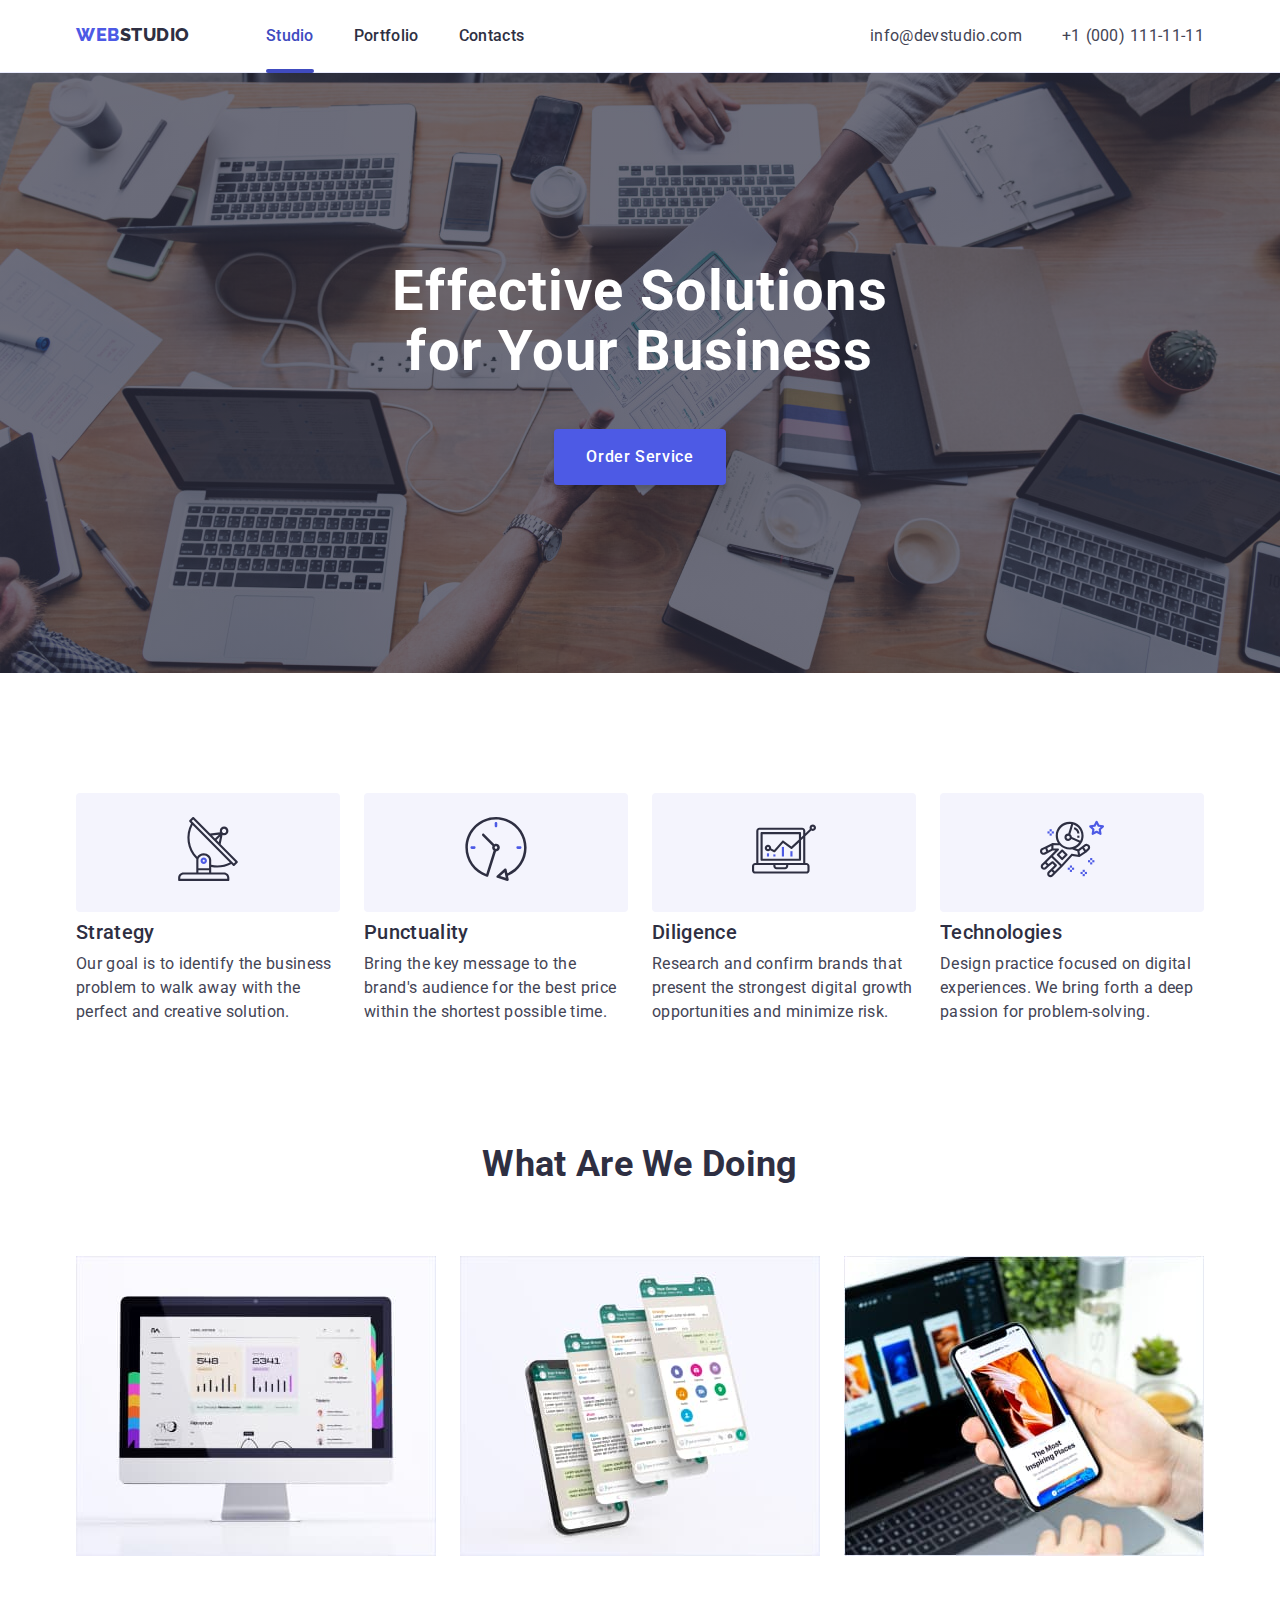
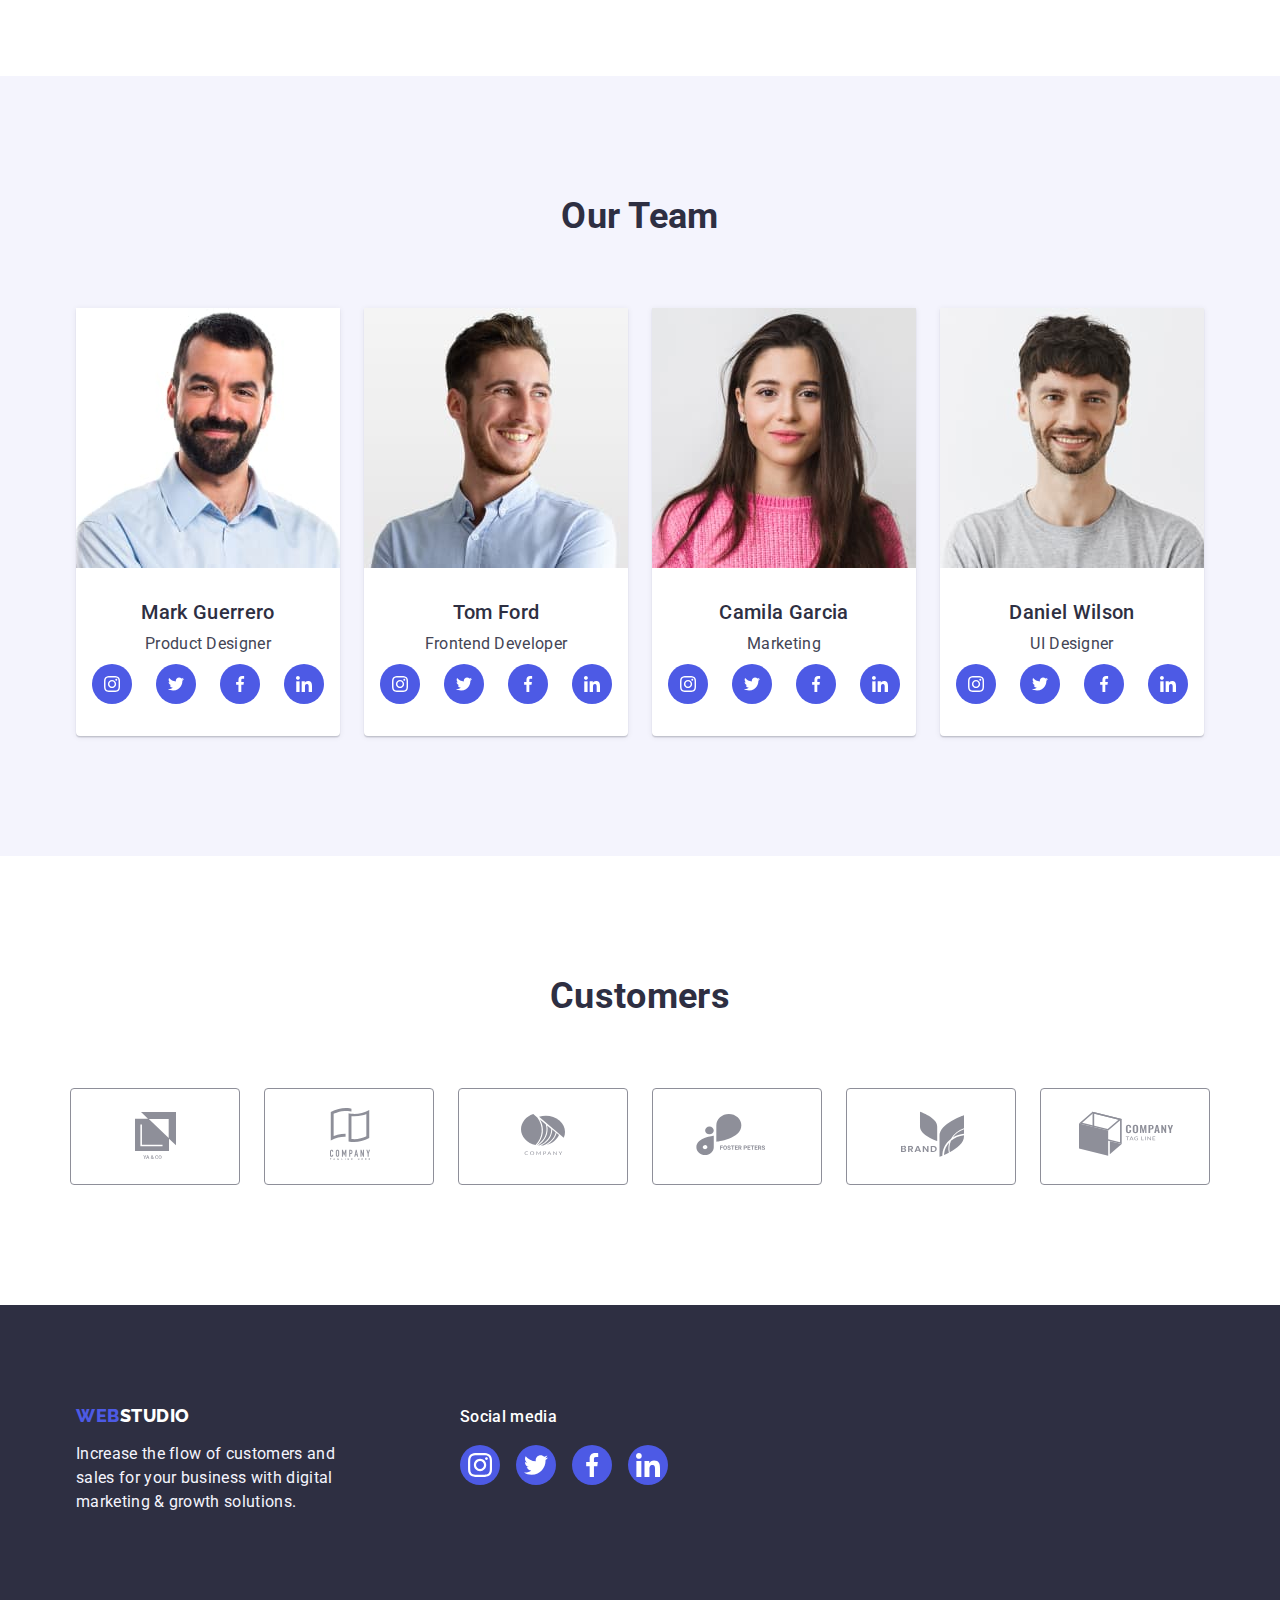
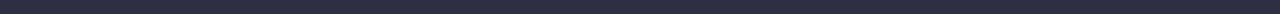
<file: index.html>
<!DOCTYPE html>
<html lang="en">
  <head>
    <meta charset="UTF-8" />
    <meta name="viewport" content="width=device-width, initial-scale=1.0" />
    <title>WEBSTUDIO</title>
    <link rel="preconnect" href="https://fonts.googleapis.com" />
    <link rel="preconnect" href="https://fonts.gstatic.com" crossorigin />
    <link
      href="https://fonts.googleapis.com/css2?family=Raleway:wght@800&family=Roboto:wght@400;500;700;900&display=swap"
      rel="stylesheet"
    />
    <link
      href="https://cdn.jsdelivr.net/npm/modern-normalize@2.0.0/modern-normalize.min.css"
      rel="stylesheet"
    />
    <link href="./css/normalize.css" rel="stylesheet" />
    <link href="./css/styles.css" rel="stylesheet" />
  </head>

  <body>
    <header>
      <div class="container header-container">
        <nav>
          <a class="logo" href="./index.html"><span>web</span>studio</a>

          <ul class="nav-list">
            <li class="nav-item active">
              <a class="nav-item-link" href="./index.html">Studio</a>
            </li>
            <li class="nav-item">
              <a class="nav-item-link" href="./portfolio.html">Portfolio</a>
            </li>
            <li class="nav-item">
              <a class="nav-item-link" href="#contacts">Contacts</a>
            </li>
          </ul>
        </nav>

        <address>
          <ul class="contacts">
            <li>
              <a class="contact email" href="mailto:info@devstudio.com"
                >info@devstudio.com</a
              >
            </li>
            <li>
              <a class="contact phone" href="tel:+1100011111111"
                >+1<span>(000)</span>111-11-11</a
              >
            </li>
          </ul>
        </address>
      </div>
    </header>

    <main>
      <section class="hero">
        <div class="hero-container">
          <h1 class="hero-title">Effective Solutions for Your Business</h1>
          <button class="hero-button" type="button" data-modal-open="modal">
            Order Service
          </button>
        </div>
      </section>

      <section class="services">
        <div class="container">
          <h2 class="visually-hidden">Services</h2>
          <ul class="services-list">
            <li class="services-item">
              <figure class="service-icon">
                <svg width="64" height="64">
                  <use href="./images/icons.svg#antenna"></use>
                </svg>
              </figure>
              <h3 class="service-title text-ellipsis-one-row">Strategy</h3>
              <p class="service-text text-ellipsis-three-rows">
                Our goal is to identify the business problem to walk away with
                the perfect and creative solution.
              </p>
            </li>
            <li class="services-item">
              <figure class="service-icon">
                <svg width="64" height="64">
                  <use href="./images/icons.svg#clock"></use>
                </svg>
              </figure>
              <h3 class="service-title text-ellipsis-one-row">Punctuality</h3>
              <p class="service-text text-ellipsis-three-rows">
                Bring the key message to the brand's audience for the best price
                within the shortest possible time.
              </p>
            </li>
            <li class="services-item">
              <figure class="service-icon">
                <svg width="64" height="64">
                  <use href="./images/icons.svg#diagram"></use>
                </svg>
              </figure>
              <h3 class="service-title text-ellipsis-one-row">Diligence</h3>
              <p class="service-text text-ellipsis-three-rows">
                Research and confirm brands that present the strongest digital
                growth opportunities and minimize risk.
              </p>
            </li>
            <li class="services-item">
              <figure class="service-icon">
                <svg width="64" height="64">
                  <use href="./images/icons.svg#astronaut"></use>
                </svg>
              </figure>
              <h3 class="service-title text-ellipsis-one-row">Technologies</h3>
              <p class="service-text text-ellipsis-three-rows">
                Design practice focused on digital experiences. We bring forth a
                deep passion for problem-solving.
              </p>
            </li>
          </ul>
        </div>
      </section>

      <section class="portfolio">
        <div class="container portfolio-container">
          <h2 class="portfolio-title">What Are We Doing</h2>
          <ul class="portfolio-list">
            <li class="portfolio-item">
              <img src="./images/work1.jpg" alt="work1" width="360" />
            </li>
            <li class="portfolio-item">
              <img src="./images/work2.jpg" alt="work2" width="360" />
            </li>
            <li class="portfolio-item">
              <img src="./images/work3.jpg" alt="work3" width="360" />
            </li>
          </ul>
        </div>
      </section>

      <section class="team">
        <div class="container team-container">
          <h2 class="team-title">Our Team</h2>
          <ul class="team-list">
            <li class="team-item">
              <img src="./images/mark.jpg" alt="Mark Guerrero" width="264" />
              <div class="team-info">
                <h3 class="team-member text-ellipsis-one-row">Mark Guerrero</h3>
                <p class="team-position text-ellipsis-one-row">
                  Product Designer
                </p>
                <ul class="team-socials">
                  <li class="team-socials-item">
                    <a
                      href="https://instagram.com"
                      class="social-link"
                      aria-label="Instagram profile"
                    >
                      <svg class="social-icon">
                        <use href="./images/icons.svg#instagram"></use>
                      </svg>
                    </a>
                  </li>
                  <li class="team-socials-item">
                    <a
                      href="https://twitter.com"
                      class="social-link"
                      aria-label="Twitter profile"
                    >
                      <svg class="social-icon">
                        <use href="./images/icons.svg#twitter"></use>
                      </svg>
                    </a>
                  </li>
                  <li class="team-socials-item">
                    <a
                      href="https://facebook.com"
                      class="social-link"
                      aria-label="Facebook profile"
                    >
                      <svg class="social-icon">
                        <use href="./images/icons.svg#facebook"></use>
                      </svg>
                    </a>
                  </li>
                  <li class="team-socials-item">
                    <a
                      href="https://linkedin.com"
                      class="social-link"
                      aria-label="LinkedIn profile"
                    >
                      <svg class="social-icon">
                        <use href="./images/icons.svg#linkedin"></use>
                      </svg>
                    </a>
                  </li>
                </ul>
              </div>
            </li>
            <li class="team-item">
              <img src="./images/tom.jpg" alt="Tom Ford" width="264" />
              <div class="team-info">
                <h3 class="team-member text-ellipsis-one-row">Tom Ford</h3>
                <p class="team-position text-ellipsis-one-row">
                  Frontend Developer
                </p>
                <ul class="team-socials">
                  <li class="team-socials-item">
                    <a
                      href="https://instagram.com"
                      class="social-link"
                      aria-label="Instagram profile"
                    >
                      <svg class="social-icon">
                        <use href="./images/icons.svg#instagram"></use>
                      </svg>
                    </a>
                  </li>
                  <li class="team-socials-item">
                    <a
                      href="https://twitter.com"
                      class="social-link"
                      aria-label="Twitter profile"
                    >
                      <svg class="social-icon">
                        <use href="./images/icons.svg#twitter"></use>
                      </svg>
                    </a>
                  </li>
                  <li class="team-socials-item">
                    <a
                      href="https://facebook.com"
                      class="social-link"
                      aria-label="Facebook profile"
                    >
                      <svg class="social-icon">
                        <use href="./images/icons.svg#facebook"></use>
                      </svg>
                    </a>
                  </li>
                  <li class="team-socials-item">
                    <a
                      href="https://linkedin.com"
                      class="social-link"
                      aria-label="LinkedIn profile"
                    >
                      <svg class="social-icon">
                        <use href="./images/icons.svg#linkedin"></use>
                      </svg>
                    </a>
                  </li>
                </ul>
              </div>
            </li>
            <li class="team-item">
              <img src="./images/camila.jpg" alt="Camila Garcia" width="264" />
              <div class="team-info">
                <h3 class="team-member text-ellipsis-one-row">Camila Garcia</h3>
                <p class="team-position text-ellipsis-one-row">Marketing</p>
                <ul class="team-socials">
                  <li class="team-socials-item">
                    <a
                      href="https://instagram.com"
                      class="social-link"
                      aria-label="Instagram profile"
                    >
                      <svg class="social-icon">
                        <use href="./images/icons.svg#instagram"></use>
                      </svg>
                    </a>
                  </li>
                  <li class="team-socials-item">
                    <a
                      href="https://twitter.com"
                      class="social-link"
                      aria-label="Twitter profile"
                    >
                      <svg class="social-icon">
                        <use href="./images/icons.svg#twitter"></use>
                      </svg>
                    </a>
                  </li>
                  <li class="team-socials-item">
                    <a
                      href="https://facebook.com"
                      class="social-link"
                      aria-label="Facebook profile"
                    >
                      <svg class="social-icon">
                        <use href="./images/icons.svg#facebook"></use>
                      </svg>
                    </a>
                  </li>
                  <li class="team-socials-item">
                    <a
                      href="https://linkedin.com"
                      class="social-link"
                      aria-label="LinkedIn profile"
                    >
                      <svg class="social-icon">
                        <use href="./images/icons.svg#linkedin"></use>
                      </svg>
                    </a>
                  </li>
                </ul>
              </div>
            </li>
            <li class="team-item">
              <img src="./images/daniel.jpg" alt="Daniel Wilson" width="264" />
              <div class="team-info">
                <h3 class="team-member text-ellipsis-one-row">Daniel Wilson</h3>
                <p class="team-position text-ellipsis-one-row">UI Designer</p>
                <ul class="team-socials">
                  <li class="team-socials-item">
                    <a
                      href="https://instagram.com"
                      class="social-link"
                      aria-label="Instagram profile"
                    >
                      <svg class="social-icon">
                        <use href="./images/icons.svg#instagram"></use>
                      </svg>
                    </a>
                  </li>
                  <li class="team-socials-item">
                    <a
                      href="https://twitter.com"
                      class="social-link"
                      aria-label="Twitter profile"
                    >
                      <svg class="social-icon">
                        <use href="./images/icons.svg#twitter"></use>
                      </svg>
                    </a>
                  </li>
                  <li class="team-socials-item">
                    <a
                      href="https://facebook.com"
                      class="social-link"
                      aria-label="Facebook profile"
                    >
                      <svg class="social-icon">
                        <use href="./images/icons.svg#facebook"></use>
                      </svg>
                    </a>
                  </li>
                  <li class="team-socials-item">
                    <a
                      href="https://linkedin.com"
                      class="social-link"
                      aria-label="LinkedIn profile"
                    >
                      <svg class="social-icon">
                        <use href="./images/icons.svg#linkedin"></use>
                      </svg>
                    </a>
                  </li>
                </ul>
              </div>
            </li>
          </ul>
        </div>
      </section>

      <section class="customers">
        <div class="container">
          <h2 class="customers-title">Customers</h2>
          <ul class="customers-list">
            <li class="customers-item">
              <a href="" class="customer-link"
                ><svg class="customer-icon">
                  <use href="./images/icons.svg#yaco"></use></svg
              ></a>
            </li>
            <li class="customers-item">
              <a href="" class="customer-link"
                ><svg class="customer-icon">
                  <use href="./images/icons.svg#tagline"></use></svg
              ></a>
            </li>
            <li class="customers-item">
              <a href="" class="customer-link"
                ><svg class="customer-icon">
                  <use href="./images/icons.svg#company"></use></svg
              ></a>
            </li>
            <li class="customers-item">
              <a href="" class="customer-link"
                ><svg class="customer-icon">
                  <use href="./images/icons.svg#foster-peters"></use></svg
              ></a>
            </li>
            <li class="customers-item">
              <a href="" class="customer-link"
                ><svg class="customer-icon">
                  <use href="./images/icons.svg#brand"></use></svg
              ></a>
            </li>
            <li class="customers-item">
              <a href="" class="customer-link"
                ><svg class="customer-icon">
                  <use href="./images/icons.svg#tagline-1"></use></svg
              ></a>
            </li>
          </ul>
        </div>
      </section>
    </main>

    <footer class="footer">
      <div class="container footer-container">
        <div class="footer-brand">
          <a class="logo" href="./index.html"><span>web</span>studio</a>
          <p class="footer-text">
            Increase the flow of customers and sales for your business with
            digital marketing &amp; growth solutions.
          </p>
        </div>

        <div class="footer-socials">
          <h3 class="footer-socials-title">Social media</h3>

          <ul class="footer-socials-list">
            <li class="footer-socials-item">
              <a
                href="https://instagram.com"
                class="footer-social-link"
                aria-label="Instagram"
              >
                <svg class="footer-social-icon">
                  <use href="./images/icons.svg#instagram"></use>
                </svg>
              </a>
            </li>
            <li class="footer-socials-item">
              <a
                href="https://twitter.com"
                class="footer-social-link"
                aria-label="Twitter"
              >
                <svg class="footer-social-icon">
                  <use href="./images/icons.svg#twitter"></use>
                </svg>
              </a>
            </li>
            <li class="footer-socials-item">
              <a
                href="https://facebook.com"
                class="footer-social-link"
                aria-label="Facebook"
              >
                <svg class="footer-social-icon">
                  <use href="./images/icons.svg#facebook"></use>
                </svg>
              </a>
            </li>
            <li class="footer-socials-item">
              <a
                href="https://linkedin.com"
                class="footer-social-link"
                aria-label="LinkedIn"
              >
                <svg class="footer-social-icon">
                  <use href="./images/icons.svg#linkedin"></use>
                </svg>
              </a>
            </li>
          </ul>
        </div>
      </div>
    </footer>

    <div class="modal-overlay is-hidden" data-modal>
      <div class="modal">
        <button type="button" class="close-button">
          <svg width="24" height="24" data-modal-close class="close-icon">
            <use
              href="./images/icons.svg#close1"
              class="close-icon-ellipse"
            ></use>
            <use
              href="./images/icons.svg#close2"
              class="close-icon-cross"
            ></use>
          </svg>
        </button>
      </div>
    </div>

    <script src="./js/modal.js"></script>
  </body>
</html>
</file>
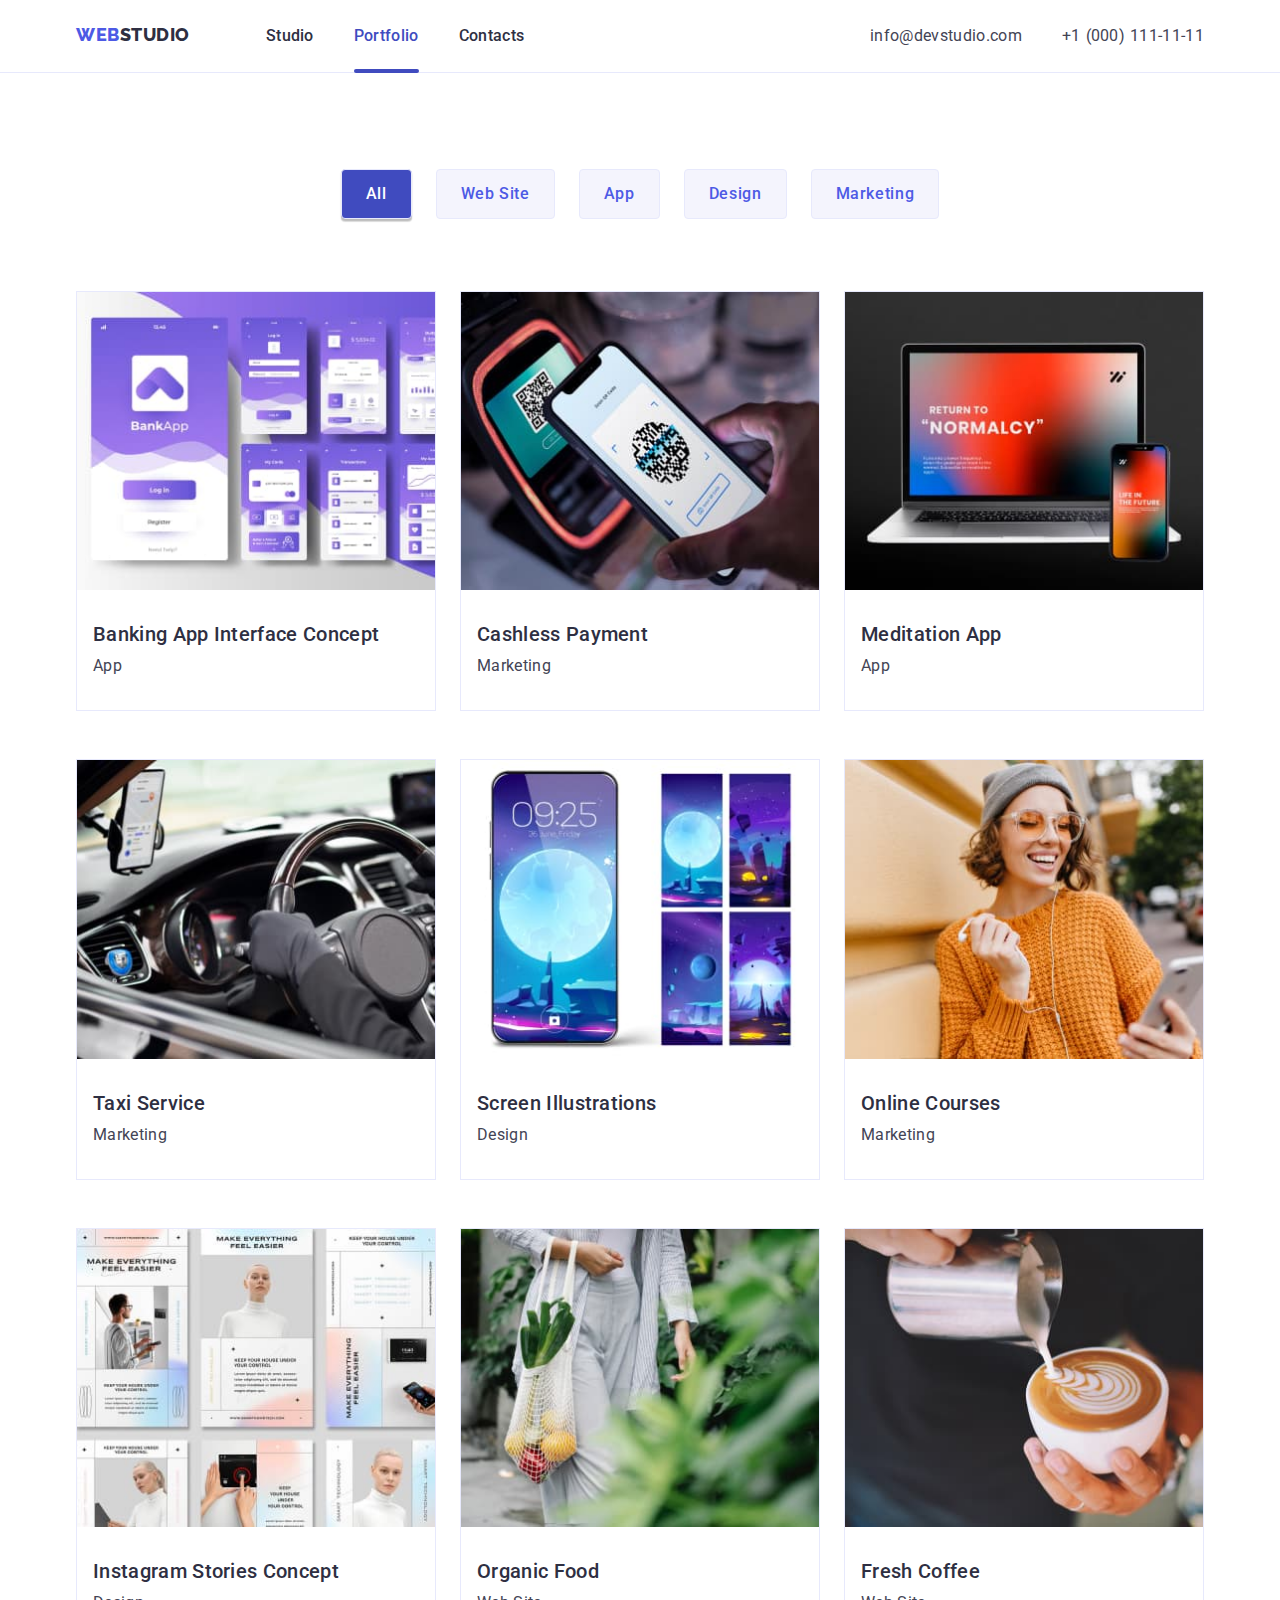
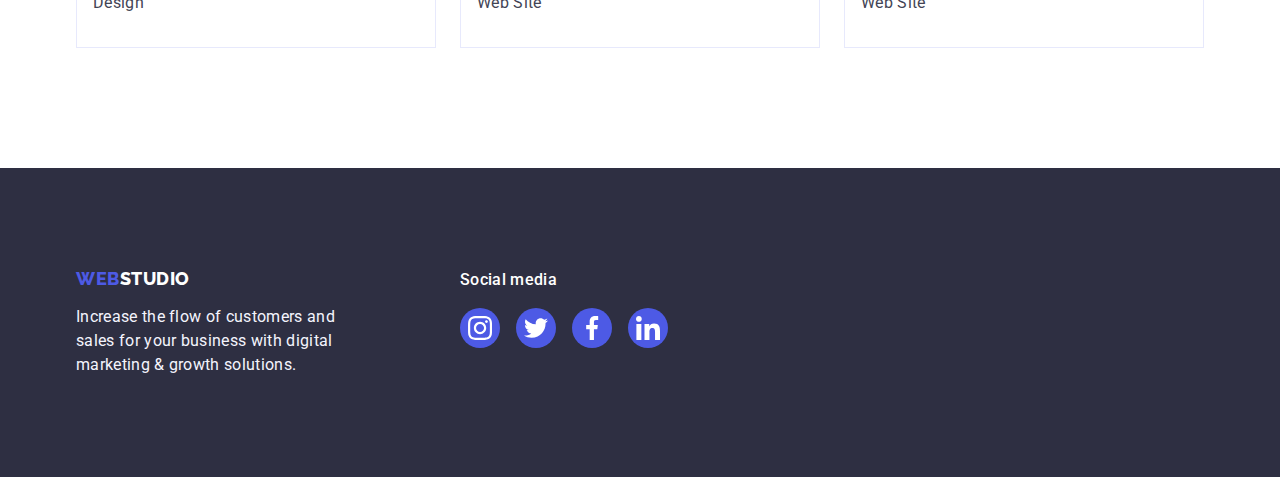
<file: portfolio.html>
<!DOCTYPE html>
<html lang="en">
  <head>
    <meta charset="UTF-8" />
    <meta name="viewport" content="width=device-width, initial-scale=1.0" />
    <title>Portfolio - WEBSTUDIO</title>
    <link rel="preconnect" href="https://fonts.googleapis.com" />
    <link rel="preconnect" href="https://fonts.gstatic.com" crossorigin />
    <link
      href="https://fonts.googleapis.com/css2?family=Raleway:wght@800&family=Roboto:wght@400;500;700;900&display=swap"
      rel="stylesheet"
    />
    <link
      href="https://cdn.jsdelivr.net/npm/modern-normalize@2.0.0/modern-normalize.min.css"
      rel="stylesheet"
    />
    <link href="./css/normalize.css" rel="stylesheet" />
    <link href="./css/styles.css" rel="stylesheet" />
  </head>

  <body>
    <header>
      <div class="container header-container">
        <nav>
          <a class="logo" href="./index.html"><span>web</span>studio</a>

          <ul class="nav-list">
            <li class="nav-item">
              <a class="nav-item-link" href="./index.html">Studio</a>
            </li>
            <li class="nav-item active">
              <a class="nav-item-link" href="./portfolio.html">Portfolio</a>
            </li>
            <li class="nav-item">
              <a class="nav-item-link" href="#contacts">Contacts</a>
            </li>
          </ul>
        </nav>

        <address>
          <ul class="contacts">
            <li>
              <a class="contact email" href="mailto:info@devstudio.com"
                >info@devstudio.com</a
              >
            </li>
            <li>
              <a class="contact phone" href="tel:+1100011111111"
                >+1<span>(000)</span>111-11-11</a
              >
            </li>
          </ul>
        </address>
      </div>
    </header>

    <main>
      <section class="portfolio portfolio-top">
        <div class="container portfolio-container">
          <h1 class="visually-hidden">portfolio</h1>
          <ul class="portfolio-group-list">
            <li>
              <button class="portfolio-group active" type="button">All</button>
            </li>
            <li>
              <button class="portfolio-group" type="button">Web Site</button>
            </li>
            <li><button class="portfolio-group" type="button">App</button></li>
            <li>
              <button class="portfolio-group" type="button">Design</button>
            </li>
            <li>
              <button class="portfolio-group" type="button">Marketing</button>
            </li>
          </ul>

          <ul class="portfolio-list">
            <li class="portfolio-card">
              <div class="portfolio-thumb">
                <div class="portfolio-overlay">
                  <p>
                    14 Stylish and User-Friendly App Design Concepts · Task
                    Manager App · Calorie Tracker App · Exotic Fruit Ecommerce
                    App · Cloud Storage App
                  </p>
                </div>
                <img
                  src="./images/banking-app.jpg"
                  alt="Banking App Interface Concept"
                  width="360"
                />
              </div>
              <div class="portfolio-info">
                <h2 class="portfolio-name">Banking App Interface Concept</h2>
                <p class="portfolio-type">App</p>
              </div>
            </li>

            <li class="portfolio-card">
              <div class="portfolio-thumb">
                <div class="portfolio-overlay">
                  <p>
                    14 Stylish and User-Friendly App Design Concepts · Task
                    Manager App · Calorie Tracker App · Exotic Fruit Ecommerce
                    App · Cloud Storage App
                  </p>
                </div>
                <img
                  src="./images/cashless-payment.jpg"
                  alt="Cashless Payment"
                  width="360"
                />
              </div>
              <div class="portfolio-info">
                <h2 class="portfolio-name">Cashless Payment</h2>
                <p class="portfolio-type">Marketing</p>
              </div>
            </li>

            <li class="portfolio-card">
              <div class="portfolio-thumb">
                <div class="portfolio-overlay">
                  <p>
                    14 Stylish and User-Friendly App Design Concepts · Task
                    Manager App · Calorie Tracker App · Exotic Fruit Ecommerce
                    App · Cloud Storage App
                  </p>
                </div>
                <img
                  src="./images/meditaion-app.jpg"
                  alt="Meditation App"
                  width="360"
                />
              </div>
              <div class="portfolio-info">
                <h2 class="portfolio-name">Meditation App</h2>
                <p class="portfolio-type">App</p>
              </div>
            </li>

            <li class="portfolio-card">
              <div class="portfolio-thumb">
                <div class="portfolio-overlay">
                  <p>
                    14 Stylish and User-Friendly App Design Concepts · Task
                    Manager App · Calorie Tracker App · Exotic Fruit Ecommerce
                    App · Cloud Storage App
                  </p>
                </div>
                <img
                  src="./images/taxi-service.jpg"
                  alt="Taxi Service"
                  width="360"
                />
              </div>
              <div class="portfolio-info">
                <h2 class="portfolio-name">Taxi Service</h2>
                <p class="portfolio-type">Marketing</p>
              </div>
            </li>

            <li class="portfolio-card">
              <div class="portfolio-thumb">
                <div class="portfolio-overlay">
                  <p>
                    14 Stylish and User-Friendly App Design Concepts · Task
                    Manager App · Calorie Tracker App · Exotic Fruit Ecommerce
                    App · Cloud Storage App
                  </p>
                </div>
                <img
                  src="./images/screen-ilustrators.jpg"
                  alt="Screen Illustrations"
                  width="360"
                />
              </div>
              <div class="portfolio-info">
                <h2 class="portfolio-name">Screen Illustrations</h2>
                <p class="portfolio-type">Design</p>
              </div>
            </li>

            <li class="portfolio-card">
              <div class="portfolio-thumb">
                <div class="portfolio-overlay">
                  <p>
                    14 Stylish and User-Friendly App Design Concepts · Task
                    Manager App · Calorie Tracker App · Exotic Fruit Ecommerce
                    App · Cloud Storage App
                  </p>
                </div>
                <img
                  src="./images/online-courses.jpg"
                  alt="Online Courses"
                  width="360"
                />
              </div>
              <div class="portfolio-info">
                <h2 class="portfolio-name">Online Courses</h2>
                <p class="portfolio-type">Marketing</p>
              </div>
            </li>

            <li class="portfolio-card">
              <div class="portfolio-thumb">
                <div class="portfolio-overlay">
                  <p>
                    14 Stylish and User-Friendly App Design Concepts · Task
                    Manager App · Calorie Tracker App · Exotic Fruit Ecommerce
                    App · Cloud Storage App
                  </p>
                </div>
                <img
                  src="./images/instagram-stories.jpg"
                  alt="Instagram Stories Concept"
                  width="360"
                />
              </div>
              <div class="portfolio-info">
                <h2 class="portfolio-name">Instagram Stories Concept</h2>
                <p class="portfolio-type">Design</p>
              </div>
            </li>

            <li class="portfolio-card">
              <div class="portfolio-thumb">
                <div class="portfolio-overlay">
                  <p>
                    14 Stylish and User-Friendly App Design Concepts · Task
                    Manager App · Calorie Tracker App · Exotic Fruit Ecommerce
                    App · Cloud Storage App
                  </p>
                </div>
                <img
                  src="./images/organic-food.jpg"
                  alt="Organic Food"
                  width="360"
                />
              </div>
              <div class="portfolio-info">
                <h2 class="portfolio-name">Organic Food</h2>
                <p class="portfolio-type">Web Site</p>
              </div>
            </li>

            <li class="portfolio-card">
              <div class="portfolio-thumb">
                <div class="portfolio-overlay">
                  <p>
                    14 Stylish and User-Friendly App Design Concepts · Task
                    Manager App · Calorie Tracker App · Exotic Fruit Ecommerce
                    App · Cloud Storage App
                  </p>
                </div>
                <img
                  src="./images/fresh-coffee.jpg"
                  alt="Fresh Coffeet"
                  width="360"
                />
              </div>
              <div class="portfolio-info">
                <h2 class="portfolio-name">Fresh Coffee</h2>
                <p class="portfolio-type">Web Site</p>
              </div>
            </li>
          </ul>
        </div>
      </section>
    </main>

    <footer class="footer">
      <div class="container footer-container">
        <div class="footer-brand">
          <a class="logo" href="./index.html"><span>web</span>studio</a>
          <p class="footer-text">
            Increase the flow of customers and sales for your business with
            digital marketing &amp; growth solutions.
          </p>
        </div>

        <div class="footer-socials">
          <h3 class="footer-socials-title">Social media</h3>

          <ul class="footer-socials-list">
            <li class="footer-socials-item">
              <a
                href="https://instagram.com"
                class="footer-social-link"
                aria-label="Instagram"
              >
                <svg class="footer-social-icon">
                  <use href="./images/icons.svg#instagram"></use>
                </svg>
              </a>
            </li>
            <li class="footer-socials-item">
              <a
                href="https://twitter.com"
                class="footer-social-link"
                aria-label="Twitter"
              >
                <svg class="footer-social-icon">
                  <use href="./images/icons.svg#twitter"></use>
                </svg>
              </a>
            </li>
            <li class="footer-socials-item">
              <a
                href="https://facebook.com"
                class="footer-social-link"
                aria-label="Facebook"
              >
                <svg class="footer-social-icon">
                  <use href="./images/icons.svg#facebook"></use>
                </svg>
              </a>
            </li>
            <li class="footer-socials-item">
              <a
                href="https://linkedin.com"
                class="footer-social-link"
                aria-label="LinkedIn"
              >
                <svg class="footer-social-icon">
                  <use href="./images/icons.svg#linkedin"></use>
                </svg>
              </a>
            </li>
          </ul>
        </div>
      </div>
    </footer>

    <script src="./js/modal.js"></script>
  </body>
</html>
</file>
<file: css/styles.css>
/* Typography */
:root {
  --iris: #4d5ae5;
  --ocean: #404bbf;
  --navy-blue: #2e2f42;
  --green: #31d0aa;
  --slate: #434455;
  --light-slate: #8e8f99;
  --cornflower: #e7e9fc;
  --cloud: #f4f4fd;
  --navy-blue-modal: rgba(46, 47, 66, 0.4);
  --grey: rgba(46, 47, 66, 0.7);
  --white: #fff;
  --dairy: #fcfcfc;
  --font-family: "Roboto", sans-serif;
  --second-family: "Raleway", sans-serif;
}

body {
  font-family: var(--font-family);
  color: var(--slate);
  background-color: var(--white);
  line-height: 1.5;
  letter-spacing: 0.02em;
}

img {
  max-width: 100%;
  height: auto;
  display: block;
}

.visually-hidden {
  clip: rect(0 0 0 0);
  clip-path: inset(50%);
  height: 1px;
  overflow: hidden;
  position: absolute;
  white-space: nowrap;
  width: 1px;
}

.text-ellipsis-three-rows {
  overflow: hidden;
  display: -webkit-box;
  -webkit-line-clamp: 3;
  -webkit-box-orient: vertical;
  text-overflow: ellipsis;
  white-space: normal;
}

.text-ellipsis-one-row {
  overflow: hidden;
  display: -webkit-box;
  -webkit-line-clamp: 1;
  -webkit-box-orient: vertical;
  text-overflow: ellipsis;
  white-space: normal;
}

.logo {
  color: var(--navy-blue);
  font-family: var(--second-family);
  font-size: 18px;
  font-style: normal;
  font-weight: 800;
  line-height: 1.16667;
  letter-spacing: 0.03em;
  text-transform: uppercase;
  display: inline-block;
}

.logo span {
  color: var(--iris);
}

nav .logo {
  margin-right: 76px;
}

.footer .logo {
  color: var(--white);
  margin-bottom: 16px;
}

.nav-item {
  position: relative;
}

.nav-item-link {
  color: var(--navy-blue);
  font-weight: 500;
  transition: color 250ms cubic-bezier(0.4, 0, 0.2, 1);
}

.nav-item-link:hover,
.nav-item-link:focus {
  color: var(--ocean);
}

.contact {
  color: var(--slate);
  transition: color 250ms cubic-bezier(0.4, 0, 0.2, 1);
}

.contact:hover,
.contact:focus {
  color: var(--ocean);
}

.nav-item.active .nav-item-link {
  color: var(--ocean);
}

.nav-item.active .nav-item-link:before {
  content: "";
  position: absolute;
  left: 0;
  bottom: -25px;
  width: 100%;
  height: 4px;
  background-color: var(--ocean);
  border-radius: 2px;
}

.phone span {
  margin: 0 5px;
}

.hero {
  background-image: linear-gradient(
      rgba(46, 47, 66, 0.7),
      rgba(46, 47, 66, 0.7)
    ),
    url("../images/people-office.jpg");
  background-color: var(--navy);
  background-repeat: no-repeat;
  background-position: center;
  background-size: cover;
  max-width: 1440px;
  margin: 0 auto;
  padding: 188px 0;
  min-height: 600px;
}

.hero-title {
  color: var(--white);
  text-align: center;
  font-size: 56px;
  font-weight: 700;
  line-height: 1.07143;
  letter-spacing: 0.02em;
  margin-bottom: 48px;
}

.hero-button {
  border-radius: 4px;
  background: var(--iris);
  box-shadow: 0px 4px 4px 0px rgba(0, 0, 0, 0.15);
  color: var(--white);
  font-weight: 500;
  letter-spacing: 0.04em;
  padding: 16px 32px;
  cursor: pointer;
  transition: box-shadow 250ms cubic-bezier(0.4, 0, 0.2, 1),
    background-color 250ms cubic-bezier(0.4, 0, 0.2, 1);
}

.hero-button:hover {
  box-shadow: 0 4px 4px 0 rgba(0, 0, 0, 0.15);
  background-color: var(--ocean);
}

.service-title,
.portfolio-name,
.team-member {
  color: var(--navy-blue);
  font-size: 20px;
  font-weight: 500;
  line-height: 1.2;
  margin-bottom: 8px;
}

.service-text {
  color: var(--slate);
}

.team {
  background-color: var(--cloud);
}

.portfolio-title,
.team-title,
.customers-title {
  color: var(--navy-blue);
  text-align: center;
  font-size: 36px;
  font-weight: 700;
  line-height: 1.11111;
  text-transform: capitalize;
  margin-bottom: 72px;
}

.team-member {
  text-align: center;
}

.team-position {
  text-align: center;
  color: var(--slate);
  margin-bottom: 8px;
}

.portfolio-group {
  border: 1px solid var(--cornflower);
  border-radius: 4px;
  padding: 12px 24px;
  background: var(--cloud);
  font-weight: 500;
  letter-spacing: 0.04em;
  text-align: center;
  color: var(--iris);
  cursor: pointer;
  transition: background 250ms cubic-bezier(0.4, 0, 0.2, 1),
    color 250ms cubic-bezier(0.4, 0, 0.2, 1),
    box-shadow 250ms cubic-bezier(0.4, 0, 0.2, 1);
}

.portfolio-group.active,
.portfolio-group:hover,
.portfolio-group:focus {
  background: var(--ocean);
  color: var(--white);
  box-shadow: 0 2px 2px 0 rgba(0, 0, 0, 0.12), 0 2px 1px 0 rgba(0, 0, 0, 0.08),
    0 3px 1px 0 rgba(0, 0, 0, 0.1);
}

.portfolio-type {
  color: var(--slate);
}

.footer {
  background-color: var(--navy-blue);
}

.footer-text {
  color: var(--cloud);
}

.container {
  max-width: 1158px;
  margin: 0 auto;
  padding: 0 15px;
}

header {
  padding: 24px 0;
  border-bottom: 1px solid var(--cornflower);
}

.footer {
  padding: 100px 0;
}

.nav-list {
  display: flex;
  align-items: baseline;
  gap: 40px;
}

.contacts {
  display: flex;
  gap: 40px;
}

.header-container {
  align-items: center;
  justify-content: space-between;
  flex-wrap: wrap;
  display: flex;
}

.hero-container {
  text-align: center;
  max-width: 496px;
  margin: 0 auto;
}

.team,
.services,
.customers {
  padding: 120px 0;
}

.portfolio {
  padding-bottom: 120px;
}

.portfolio-top {
  padding-top: 96px;
}

.services-item {
  max-width: 264px;
}

.service-icon {
  border-radius: 4px;
  background: var(--CLOUD, #f4f4fd);
  padding: 24px 0;
  text-align: center;
  margin-bottom: 8px;
}

.services-list,
.portfolio-list,
.team-list {
  gap: 48px 24px;
  display: flex;
  flex-wrap: wrap;
  justify-content: center;
}

.team-item {
  box-shadow: 0 2px 1px 0 rgba(46, 47, 66, 0.08),
    0 1px 1px 0 rgba(46, 47, 66, 0.16), 0 1px 6px 0 rgba(46, 47, 66, 0.08);
  background: var(--white);
  border-radius: 0 0 4px 4px;
}

.team-info,
.portfolio-info {
  padding: 32px 16px;
}

.portfolio-info {
  z-index: 1;
}

.portfolio-card {
  border: 1px solid var(--cornflower);
  max-width: 360px;
}

.portfolio-thumb {
  position: relative;
  overflow: hidden;
}

.portfolio-group-list {
  display: flex;
  justify-content: center;
  gap: 24px;
  flex-wrap: wrap;
  margin-bottom: 72px;
}

nav {
  display: flex;
  flex-wrap: wrap;
  align-items: baseline;
}

.team-socials,
.customers-list {
  display: flex;
  justify-content: center;
  gap: 24px;
}

.social-link,
.footer-social-link {
  display: flex;
  justify-content: center;
  align-items: center;
  width: 40px;
  height: 40px;
  border-radius: 50%;
  background-color: var(--iris);
  fill: white;
  transition: background-color 250ms cubic-bezier(0.4, 0, 0.2, 1);
}

.social-link:hover {
  background-color: var(--ocean);
}

.footer-social-link:hover {
  background-color: var(--green);
}

.social-icon {
  width: 16px;
  height: 16px;
}

.footer-social-icon {
  width: 24px;
  height: 24px;
}

.customer-link {
  border-radius: 4px;
  border: 1px solid var(--light-slate, #8e8f99);
  padding: 16px 32px;
  display: inline-block;
  fill: var(--light-slate, #8e8f99);
  transition: border-color 250ms cubic-bezier(0.4, 0, 0.2, 1),
    fill 250ms cubic-bezier(0.4, 0, 0.2, 1);
}

.customer-link:hover {
  border-color: var(--ocean);
  fill: var(--ocean);
}

.customer-icon {
  width: 104px;
  height: 56px;
}

.footer-container {
  display: flex;
}

.footer-brand {
  margin-right: 120px;
  max-width: 264px;
}

.footer-socials-list {
  display: flex;
  gap: 16px;
}

.footer-socials-title {
  color: var(--white, #fff);
  font-weight: 500;
  line-height: 24px;
  letter-spacing: 0.32px;
  margin-bottom: 16px;
}

.portfolio-overlay {
  position: absolute;
  top: 0;
  left: 0;
  width: 100%;
  height: 300px;
  background-color: #3f51b5;
  padding: 32px 40px;
  transform: translateY(100%);
  transition: transform 250ms cubic-bezier(0.4, 0, 0.2, 1);
}

.portfolio-card:hover .portfolio-overlay,
.portfolio-card:focus .portfolio-overlay {
  transform: translateY(0);
}

.portfolio-overlay p {
  color: var(--cloud, #f4f4fd);
  font-family: inherit;
  font-size: 16px;
  line-height: 1.5;
  letter-spacing: 0.02em;
}

.modal {
  width: 100%;
  max-width: 392px;
  height: 584px;
  border-radius: 4px;
  background: var(--dairy, #fcfcfc);
  box-shadow: 0px 2px 1px 0px rgba(0, 0, 0, 0.2),
    0px 1px 3px 0px rgba(0, 0, 0, 0.12), 0px 1px 1px 0px rgba(0, 0, 0, 0.14);
  position: absolute;
  top: 50%;
  left: 50%;
  transform: translate(-50%, -50%);
  position: relative;
  transition: opacity 1s, transform 1s;
}

.modal-overlay {
  position: fixed;
  top: 0;
  left: 0;
  height: 100%;
  width: 100%;
  background: var(--NAVY-BLUE-modal, rgba(46, 47, 66, 0.4));
  opacity: 1;
  transition: opacity 1s, transform 1s;
  z-index: 3;
}

.is-hidden {
  opacity: 0;
  pointer-events: none;
}

.is-hidden .modal-overlay {
  opacity: 0;
}

.is-hidden .modal {
  opacity: 0;
  transform: scale(0.7);
}

.close-button {
  position: absolute;
  top: 24px;
  right: 24px;
  border: none;
  background-color: transparent;
}

.close-icon-ellipse {
  fill: var(--light);
  transition-property: fill;
  transition-duration: 250ms;
  transition-timing-function: cubic-bezier(0.4, 0, 0.2, 1);
}

.close-icon-ellipse {
  fill: var(--cornflower, #e7e9fc);
  transition: fill 250ms cubic-bezier(0.4, 0, 0.2, 1);
}

.close-icon:hover .close-icon-ellipse,
.close-icon:focus .close-icon-ellipse {
  fill: var(--ocean);
}

.close-icon .close-icon-cross {
  fill: black;
  transition: fill 250ms cubic-bezier(0.4, 0, 0.2, 1);
}

.close-icon:hover .close-icon-cross,
.close-icon:focus .close-icon-cross {
  fill: var(--white);
}
</file>
